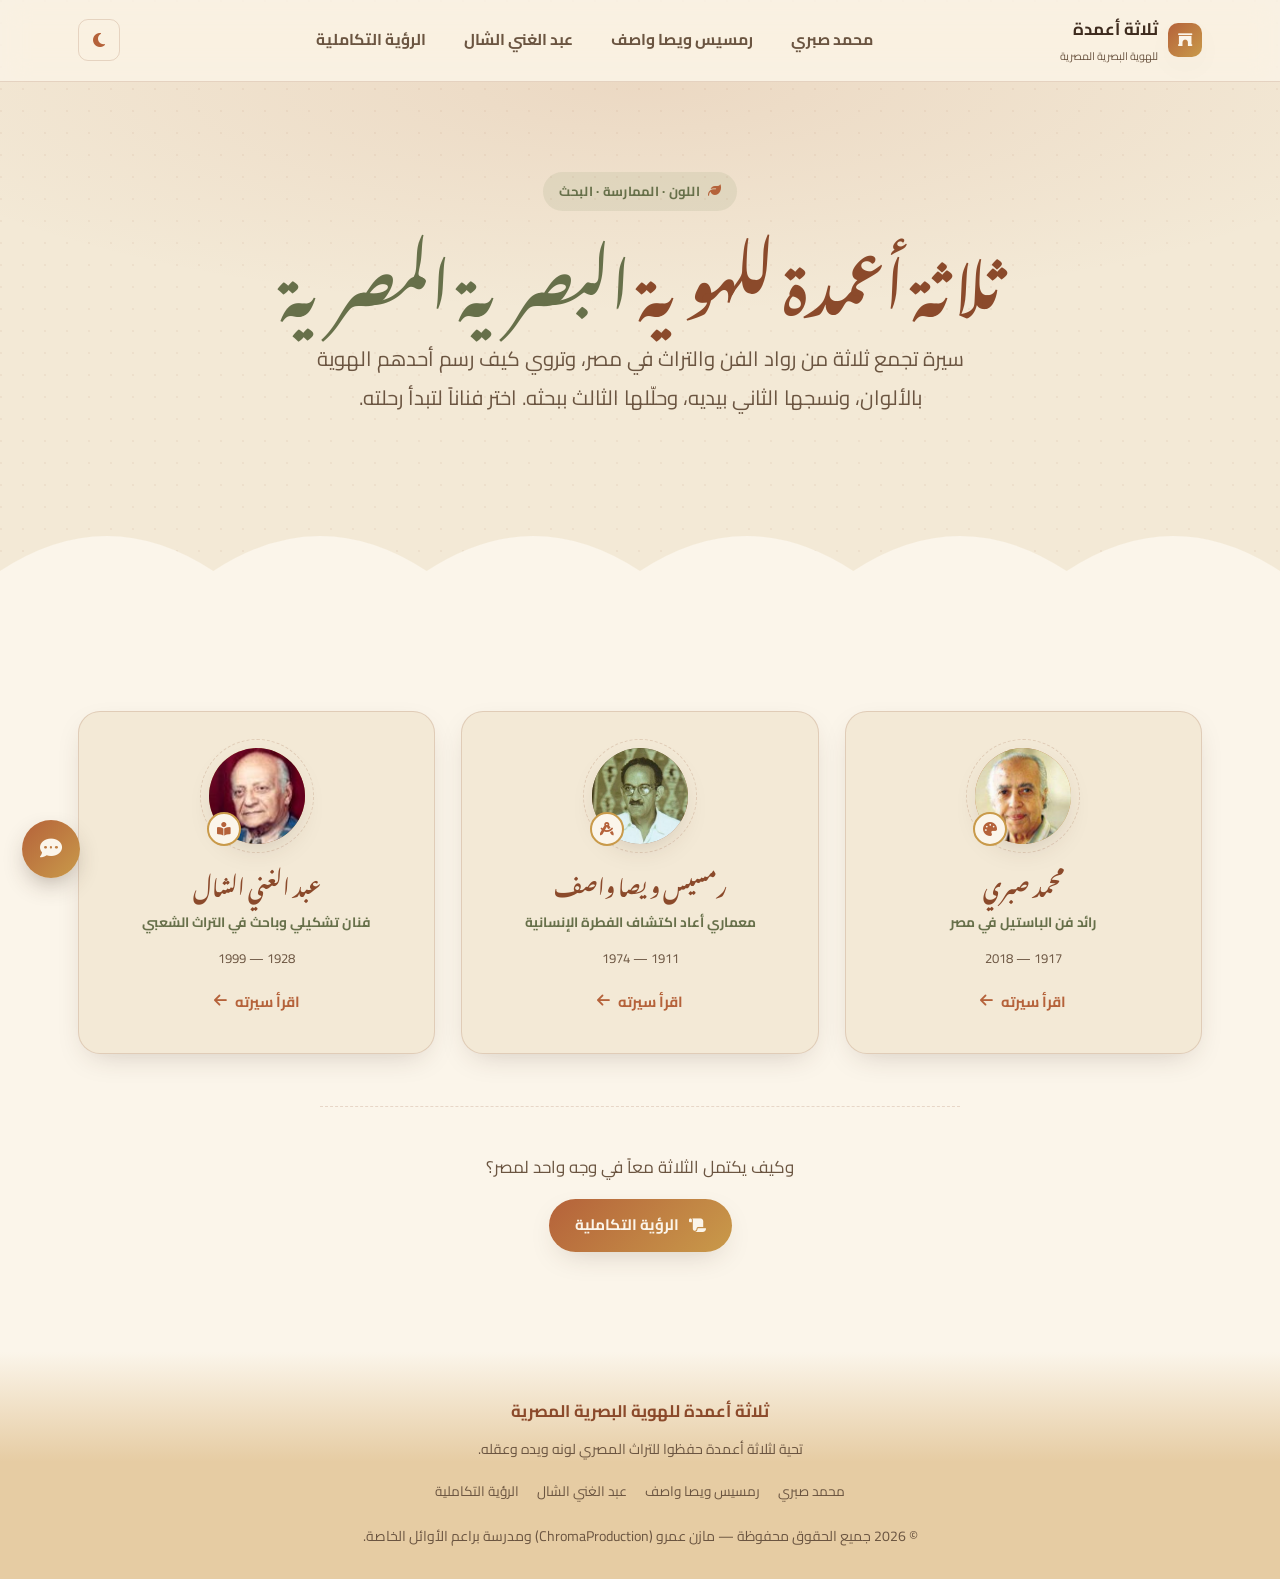
<file: index.html>
<!DOCTYPE html>
<html lang="ar" dir="rtl">
<head>
<meta charset="UTF-8">
<meta name="viewport" content="width=device-width, initial-scale=1.0">
<script>(function(){try{var t=localStorage.getItem("site-theme");if(!t){t=window.matchMedia("(prefers-color-scheme: dark)").matches?"dark":"light";}document.documentElement.setAttribute("data-theme",t);}catch(e){}})();</script>
<title>ثلاثة أعمدة للهوية البصرية المصرية</title>
<meta name="description" content="محمد صبري، رمسيس ويصا واصف، وعبد الغني الشال — ثلاثة أعمدة شكّلت وعينا بالهوية البصرية المصرية: اللون، الممارسة، والبحث.">
<link rel="icon" href="data:image/svg+xml,%3Csvg xmlns='http://www.w3.org/2000/svg' viewBox='0 0 100 100'%3E%3Crect width='100' height='100' rx='22' fill='%23B5623A'/%3E%3Cpath d='M25 76 V50 A25 25 0 0 1 75 50 V76' fill='none' stroke='%23F3E9D6' stroke-width='9' stroke-linecap='round'/%3E%3Ccircle cx='50' cy='34' r='5' fill='%23F3E9D6'/%3E%3C/svg%3E">
<link rel="preconnect" href="https://fonts.googleapis.com">
<link rel="preconnect" href="https://fonts.gstatic.com" crossorigin>
<link href="https://fonts.googleapis.com/css2?family=Cairo:wght@300;400;500;600;700;800&family=Noto+Nastaliq+Urdu:wght@400;600;700&display=swap" rel="stylesheet">
<link rel="stylesheet" href="https://cdnjs.cloudflare.com/ajax/libs/font-awesome/6.5.1/css/all.min.css" integrity="sha512-DTOQO9RWCH3ppGqcWaEA1BIZOC6xxalwEsw9c2QQeAIftl+Vegovlnee1c9QX4TctnWMn13TZye+giMm8e2LwA==" crossorigin="anonymous" referrerpolicy="no-referrer">
<link rel="stylesheet" href="style.css">
<!-- Google tag (gtag.js) -->
<script async src="https://www.googletagmanager.com/gtag/js?id=G-VLN03RVQEK"></script>
<script>
  window.dataLayer = window.dataLayer || [];
  function gtag(){dataLayer.push(arguments);}
  gtag("js", new Date());
  gtag("config", "G-VLN03RVQEK");
</script>
</head>
<body style="--pre-footer:var(--cream)">

<div id="thread-progress"></div>

<header id="navbar">
  <div class="nav-inner">
    <a class="brand" href="index.html">
      <span class="brand-mark"><i class="fa-solid fa-archway"></i></span>
      <span>ثلاثة أعمدة<br><small>للهوية البصرية المصرية</small></span>
    </a>
    <nav class="nav-links" id="navLinks">
      <a href="sabry.html">محمد صبري</a>
      <a href="wissa.html">رمسيس ويصا واصف</a>
      <a href="shal.html">عبد الغني الشال</a>
      <a href="vision.html">الرؤية التكاملية</a>
    </nav>
    <button id="theme-toggle" aria-label="تبديل الوضع الداكن" title="الوضع الداكن/الفاتح"><i class="fa-solid fa-moon"></i><i class="fa-solid fa-sun"></i></button>
    <button id="nav-toggle" aria-label="فتح القائمة" aria-expanded="false"><i class="fa-solid fa-bars"></i></button>
  </div>
</header>

<section id="top">
  <div class="hero-inner">
    <span class="eyebrow"><i class="fa-solid fa-leaf"></i> اللون · الممارسة · البحث</span>
    <h1 class="hero-title">ثلاثة أعمدة للهوية <span>البصرية المصرية</span></h1>
    <p class="hero-sub">
      سيرة تجمع ثلاثة من رواد الفن والتراث في مصر، وتروي كيف رسم أحدهم الهوية بالألوان،
      ونسجها الثاني بيديه، وحلّلها الثالث ببحثه. اختر فناناً لتبدأ رحلته.
    </p>
  </div>
  <div class="hero-arch" aria-hidden="true">
    <svg viewBox="0 0 1440 150" preserveAspectRatio="none">
      <path d="M0,150 L0,90 Q120,20 240,90 Q360,20 480,90 Q600,20 720,90 Q840,20 960,90 Q1080,20 1200,90 Q1320,20 1440,90 L1440,150 Z" style="fill:var(--cream)"></path>
    </svg>
  </div>
</section>

<section class="picker">
  <div class="container">
    <div class="picker-grid">
      <a class="picker-card reveal" href="sabry.html">
        <div class="avatar avatar-md avatar-sabry p-icon"><img class="avatar-img" src="img/sabry.jpg" alt="محمد صبري" loading="lazy"><span class="avatar-badge"><i class="fa-solid fa-palette"></i></span></div>
        <h3>محمد صبري</h3>
        <div class="p-role">رائد فن الباستيل في مصر</div>
        <div class="p-dates">1917 — 2018</div>
        <span class="p-cta">اقرأ سيرته <i class="fa-solid fa-arrow-left"></i></span>
      </a>
      <a class="picker-card reveal" href="wissa.html">
        <div class="avatar avatar-md avatar-wissa p-icon"><img class="avatar-img" src="img/wissa.jpg" alt="رمسيس ويصا واصف" loading="lazy"><span class="avatar-badge"><i class="fa-solid fa-compass-drafting"></i></span></div>
        <h3>رمسيس ويصا واصف</h3>
        <div class="p-role">معماري أعاد اكتشاف الفطرة الإنسانية</div>
        <div class="p-dates">1911 — 1974</div>
        <span class="p-cta">اقرأ سيرته <i class="fa-solid fa-arrow-left"></i></span>
      </a>
      <a class="picker-card reveal" href="shal.html">
        <div class="avatar avatar-md avatar-shal p-icon"><img class="avatar-img" src="img/shal.jpg" alt="عبد الغني الشال" loading="lazy"><span class="avatar-badge"><i class="fa-solid fa-book-open-reader"></i></span></div>
        <h3>عبد الغني الشال</h3>
        <div class="p-role">فنان تشكيلي وباحث في التراث الشعبي</div>
        <div class="p-dates">1928 — 1999</div>
        <span class="p-cta">اقرأ سيرته <i class="fa-solid fa-arrow-left"></i></span>
      </a>
    </div>

    <div class="vision-cta reveal">
      <p>وكيف يكتمل الثلاثة معاً في وجه واحد لمصر؟</p>
      <a class="vision-link" href="vision.html"><i class="fa-solid fa-scroll"></i> الرؤية التكاملية</a>
    </div>
  </div>
</section>

<footer>
  <div class="container">
    <div class="f-brand">ثلاثة أعمدة للهوية البصرية المصرية</div>
    <p>تحية لثلاثة أعمدة حفظوا للتراث المصري لونه ويده وعقله.</p>
    <div class="f-links">
      <a href="sabry.html">محمد صبري</a>
      <a href="wissa.html">رمسيس ويصا واصف</a>
      <a href="shal.html">عبد الغني الشال</a>
      <a href="vision.html">الرؤية التكاملية</a>
    </div>
    <p style="margin-top:18px;">© <span id="year"></span> جميع الحقوق محفوظة — مازن عمرو (ChromaProduction) ومدرسة براعم الأوائل الخاصة.</p>
  </div>
</footer>

<script src="main.js"></script>
<button id="faq-toggle" aria-label="اسأل عن الفنانين الثلاثة" aria-expanded="false"><i class="fa-solid fa-comment-dots"></i></button>
<div id="faq-panel" role="dialog" aria-label="اسأل عن الفنانين الثلاثة">
  <div class="faq-head">
    <span><i class="fa-solid fa-wand-magic-sparkles"></i>اسأل عن الفنانين الثلاثة</span>
    <button id="faq-close" aria-label="إغلاق"><i class="fa-solid fa-xmark"></i></button>
  </div>
  <div class="faq-messages" id="faqMessages">
    <div class="faq-bubble faq-bubble-bot"><p>أهلاً! اسألني أي حاجة عن محمد صبري ورمسيس ويصا واصف وعبد الغني الشال.</p></div>
  </div>
  <div class="faq-starters" id="faqStarters"></div>
  <form id="faqForm">
    <input type="text" id="faq-input" placeholder="اكتب سؤالك..." autocomplete="off">
    <button type="submit" id="faq-send" aria-label="إرسال"><i class="fa-solid fa-paper-plane"></i></button>
  </form>
</div>
<script src="bot.js"></script>

</body>
</html>
</file>
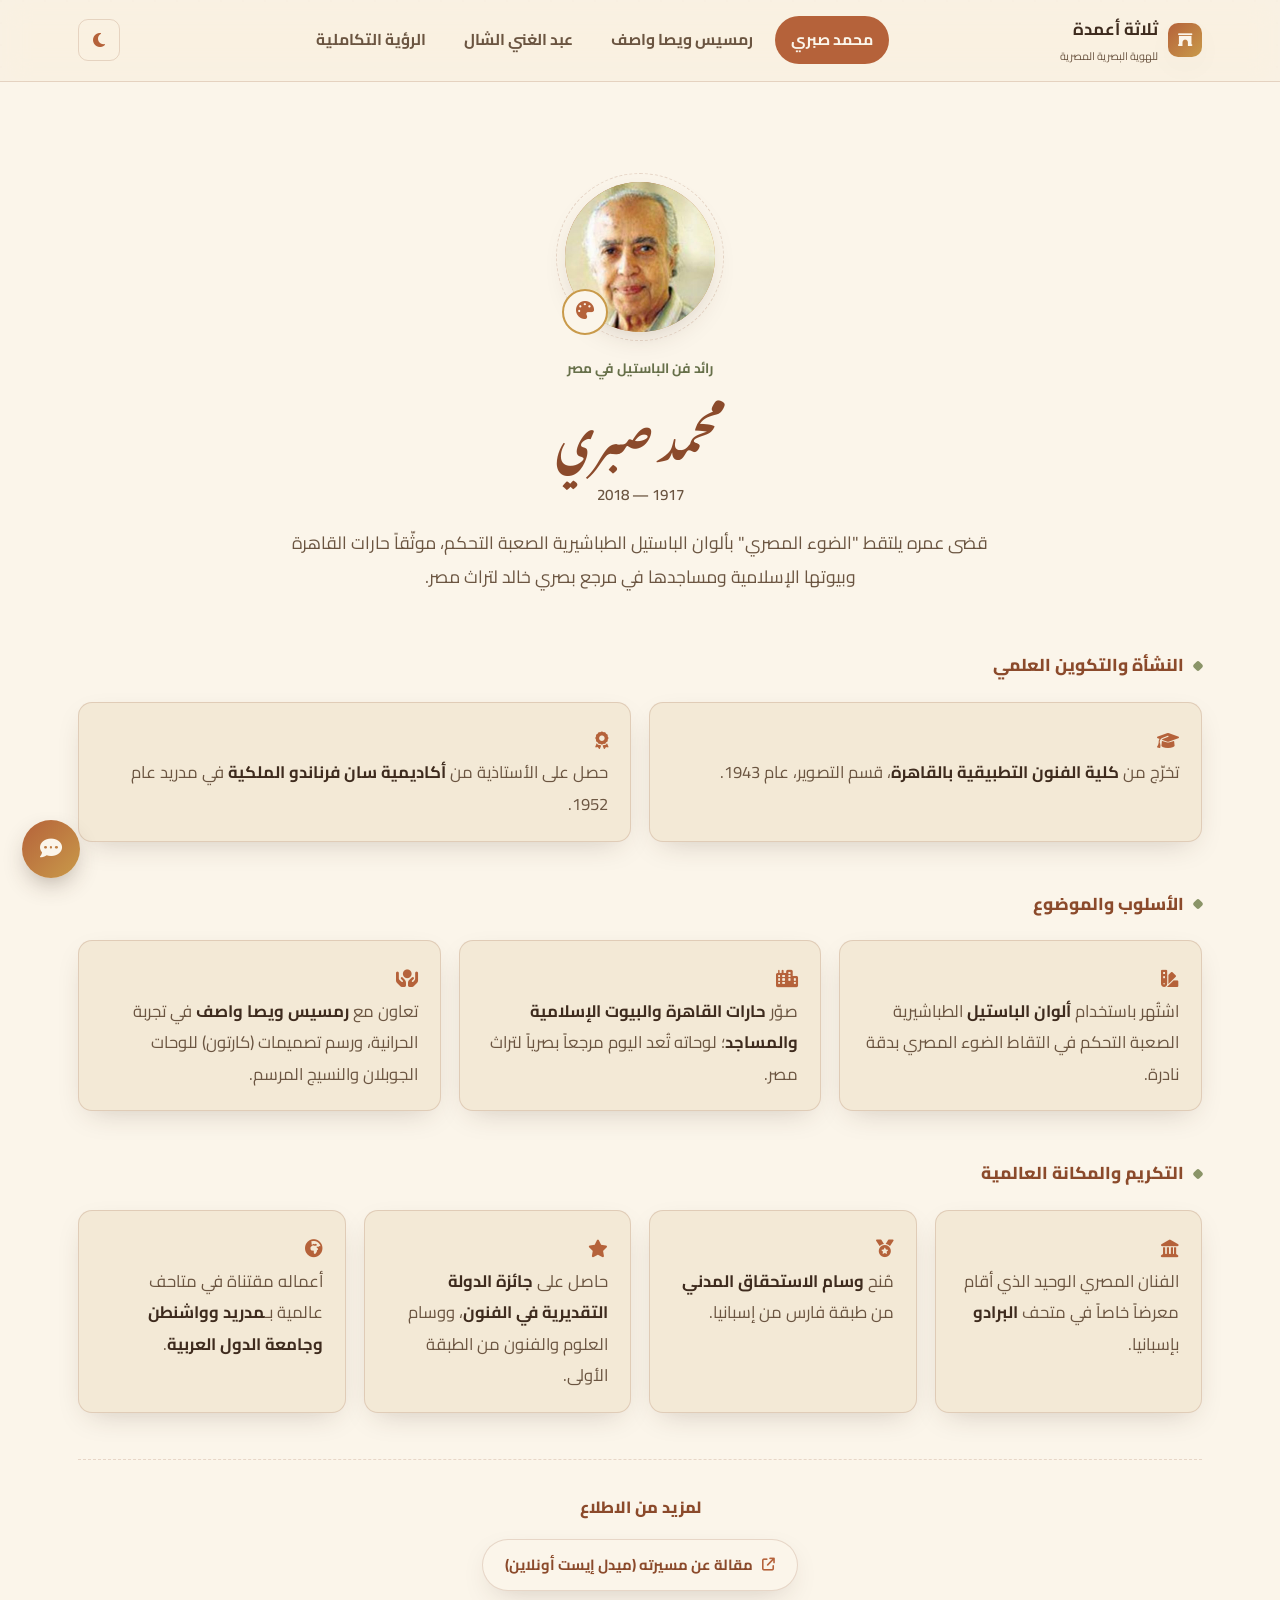
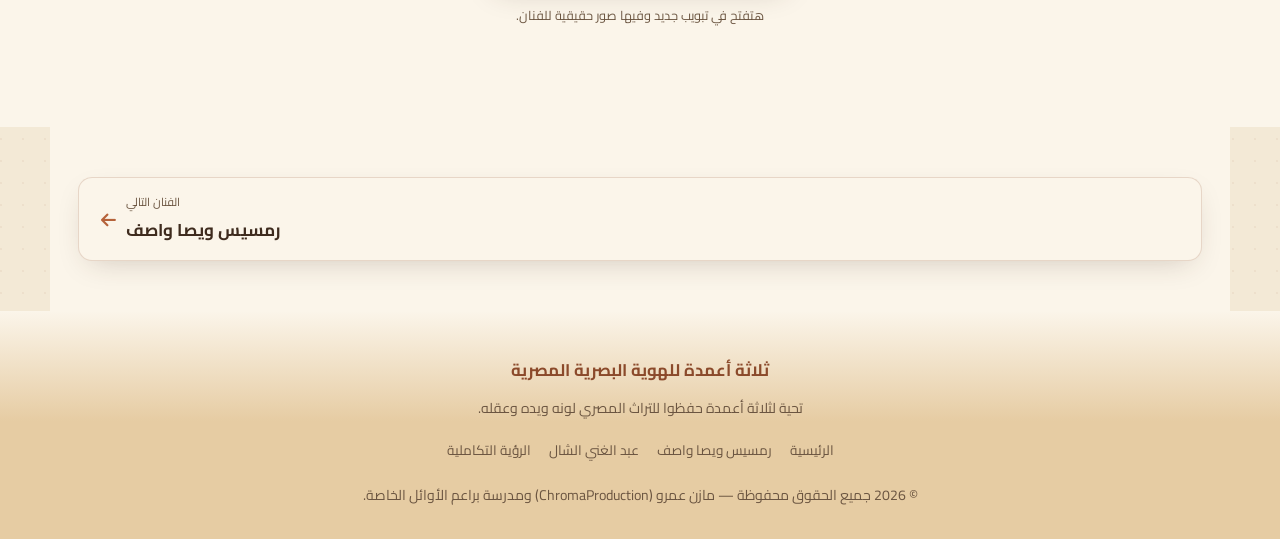
<file: sabry.html>
<!DOCTYPE html>
<html lang="ar" dir="rtl">
<head>
<meta charset="UTF-8">
<meta name="viewport" content="width=device-width, initial-scale=1.0">
<script>(function(){try{var t=localStorage.getItem("site-theme");if(!t){t=window.matchMedia("(prefers-color-scheme: dark)").matches?"dark":"light";}document.documentElement.setAttribute("data-theme",t);}catch(e){}})();</script>
<title>محمد صبري — ثلاثة أعمدة للهوية البصرية المصرية</title>
<meta name="description" content="محمد صبري، رائد فن الباستيل في مصر (1917-2018)، وثّق الضوء المصري وحارات القاهرة في لوحاته.">
<link rel="icon" href="data:image/svg+xml,%3Csvg xmlns='http://www.w3.org/2000/svg' viewBox='0 0 100 100'%3E%3Crect width='100' height='100' rx='22' fill='%23B5623A'/%3E%3Cpath d='M25 76 V50 A25 25 0 0 1 75 50 V76' fill='none' stroke='%23F3E9D6' stroke-width='9' stroke-linecap='round'/%3E%3Ccircle cx='50' cy='34' r='5' fill='%23F3E9D6'/%3E%3C/svg%3E">
<link rel="preconnect" href="https://fonts.googleapis.com">
<link rel="preconnect" href="https://fonts.gstatic.com" crossorigin>
<link href="https://fonts.googleapis.com/css2?family=Cairo:wght@300;400;500;600;700;800&family=Noto+Nastaliq+Urdu:wght@400;600;700&display=swap" rel="stylesheet">
<link rel="stylesheet" href="https://cdnjs.cloudflare.com/ajax/libs/font-awesome/6.5.1/css/all.min.css" integrity="sha512-DTOQO9RWCH3ppGqcWaEA1BIZOC6xxalwEsw9c2QQeAIftl+Vegovlnee1c9QX4TctnWMn13TZye+giMm8e2LwA==" crossorigin="anonymous" referrerpolicy="no-referrer">
<link rel="stylesheet" href="style.css">
<!-- Google tag (gtag.js) -->
<script async src="https://www.googletagmanager.com/gtag/js?id=G-VLN03RVQEK"></script>
<script>
  window.dataLayer = window.dataLayer || [];
  function gtag(){dataLayer.push(arguments);}
  gtag("js", new Date());
  gtag("config", "G-VLN03RVQEK");
</script>
</head>
<body style="--pre-footer:var(--cream)">

<div id="thread-progress"></div>

<header id="navbar">
  <div class="nav-inner">
    <a class="brand" href="index.html">
      <span class="brand-mark"><i class="fa-solid fa-archway"></i></span>
      <span>ثلاثة أعمدة<br><small>للهوية البصرية المصرية</small></span>
    </a>
    <nav class="nav-links" id="navLinks">
      <a href="sabry.html" class="active">محمد صبري</a>
      <a href="wissa.html">رمسيس ويصا واصف</a>
      <a href="shal.html">عبد الغني الشال</a>
      <a href="vision.html">الرؤية التكاملية</a>
    </nav>
    <button id="theme-toggle" aria-label="تبديل الوضع الداكن" title="الوضع الداكن/الفاتح"><i class="fa-solid fa-moon"></i><i class="fa-solid fa-sun"></i></button>
    <button id="nav-toggle" aria-label="فتح القائمة" aria-expanded="false"><i class="fa-solid fa-bars"></i></button>
  </div>
</header>

<section class="section-pad tint-b">
  <div class="container">
    <div class="section-head">
      <div class="avatar avatar-lg avatar-sabry section-icon"><img class="avatar-img" src="img/sabry.jpg" alt="محمد صبري" loading="lazy"><span class="avatar-badge"><i class="fa-solid fa-palette"></i></span></div>
      <div class="section-eyebrow">رائد فن الباستيل في مصر</div>
      <h2 class="section-title">محمد صبري</h2>
      <div class="section-dates">1917 — 2018</div>
      <p class="section-lede">
        قضى عمره يلتقط "الضوء المصري" بألوان الباستيل الطباشيرية الصعبة التحكم،
        موثّقاً حارات القاهرة وبيوتها الإسلامية ومساجدها في مرجع بصري خالد لتراث مصر.
      </p>
    </div>

    <div class="group">
      <div class="group-title">النشأة والتكوين العلمي</div>
      <div class="cards">
        <div class="card reveal"><i class="fa-solid fa-graduation-cap card-ic"></i><p>تخرّج من <strong>كلية الفنون التطبيقية بالقاهرة</strong>، قسم التصوير، عام 1943.</p></div>
        <div class="card reveal"><i class="fa-solid fa-award card-ic"></i><p>حصل على الأستاذية من <strong>أكاديمية سان فرناندو الملكية</strong> في مدريد عام 1952.</p></div>
      </div>
    </div>

    <div class="group">
      <div class="group-title">الأسلوب والموضوع</div>
      <div class="cards">
        <div class="card reveal"><i class="fa-solid fa-swatchbook card-ic"></i><p>اشتُهر باستخدام <strong>ألوان الباستيل</strong> الطباشيرية الصعبة التحكم في التقاط الضوء المصري بدقة نادرة.</p></div>
        <div class="card reveal"><i class="fa-solid fa-city card-ic"></i><p>صوّر <strong>حارات القاهرة والبيوت الإسلامية والمساجد</strong>؛ لوحاته تُعد اليوم مرجعاً بصرياً لتراث مصر.</p></div>
        <div class="card reveal"><i class="fa-solid fa-hands-holding-circle card-ic"></i><p>تعاون مع <strong>رمسيس ويصا واصف</strong> في تجربة الحرانية، ورسم تصميمات (كارتون) للوحات الجوبلان والنسيج المرسم.</p></div>
      </div>
    </div>

    <div class="group">
      <div class="group-title">التكريم والمكانة العالمية</div>
      <div class="cards">
        <div class="card reveal"><i class="fa-solid fa-landmark card-ic"></i><p>الفنان المصري الوحيد الذي أقام معرضاً خاصاً في متحف <strong>البرادو</strong> بإسبانيا.</p></div>
        <div class="card reveal"><i class="fa-solid fa-medal card-ic"></i><p>مُنح <strong>وسام الاستحقاق المدني</strong> من طبقة فارس من إسبانيا.</p></div>
        <div class="card reveal"><i class="fa-solid fa-star card-ic"></i><p>حاصل على <strong>جائزة الدولة التقديرية في الفنون</strong>، ووسام العلوم والفنون من الطبقة الأولى.</p></div>
        <div class="card reveal"><i class="fa-solid fa-earth-africa card-ic"></i><p>أعماله مقتناة في متاحف عالمية بـ<strong>مدريد وواشنطن وجامعة الدول العربية</strong>.</p></div>
      </div>
    </div>

    <div class="more-links reveal">
      <div class="more-title">لمزيد من الاطلاع</div>
      <a class="more-link-chip" href="https://middle-east-online.com/%D9%85%D8%AD%D9%85%D8%AF-%D8%B5%D8%A8%D8%B1%D9%8A-%D9%85%D9%84%D9%83-%D8%A7%D9%84%D8%A8%D8%A7%D8%B3%D8%AA%D9%8A%D9%84" target="_blank" rel="noopener noreferrer">
        <i class="fa-solid fa-arrow-up-right-from-square"></i> مقالة عن مسيرته (ميدل إيست أونلاين)
      </a>
      <p class="more-note">هتفتح في تبويب جديد وفيها صور حقيقية للفنان.</p>
    </div>
  </div>
</section>

<div class="container tint-b">
  <div class="page-nav">
    <a class="next" href="wissa.html">
      <div><small>الفنان التالي</small>رمسيس ويصا واصف</div>
      <i class="fa-solid fa-arrow-left"></i>
    </a>
  </div>
</div>

<footer>
  <div class="container">
    <div class="f-brand">ثلاثة أعمدة للهوية البصرية المصرية</div>
    <p>تحية لثلاثة أعمدة حفظوا للتراث المصري لونه ويده وعقله.</p>
    <div class="f-links">
      <a href="index.html">الرئيسية</a>
      <a href="wissa.html">رمسيس ويصا واصف</a>
      <a href="shal.html">عبد الغني الشال</a>
      <a href="vision.html">الرؤية التكاملية</a>
    </div>
    <p style="margin-top:18px;">© <span id="year"></span> جميع الحقوق محفوظة — مازن عمرو (ChromaProduction) ومدرسة براعم الأوائل الخاصة.</p>
  </div>
</footer>

<script src="main.js"></script>
<button id="faq-toggle" aria-label="اسأل عن الفنانين الثلاثة" aria-expanded="false"><i class="fa-solid fa-comment-dots"></i></button>
<div id="faq-panel" role="dialog" aria-label="اسأل عن الفنانين الثلاثة">
  <div class="faq-head">
    <span><i class="fa-solid fa-wand-magic-sparkles"></i>اسأل عن الفنانين الثلاثة</span>
    <button id="faq-close" aria-label="إغلاق"><i class="fa-solid fa-xmark"></i></button>
  </div>
  <div class="faq-messages" id="faqMessages">
    <div class="faq-bubble faq-bubble-bot"><p>أهلاً! اسألني أي حاجة عن محمد صبري ورمسيس ويصا واصف وعبد الغني الشال.</p></div>
  </div>
  <div class="faq-starters" id="faqStarters"></div>
  <form id="faqForm">
    <input type="text" id="faq-input" placeholder="اكتب سؤالك..." autocomplete="off">
    <button type="submit" id="faq-send" aria-label="إرسال"><i class="fa-solid fa-paper-plane"></i></button>
  </form>
</div>
<script src="bot.js"></script>

</body>
</html>
</file>
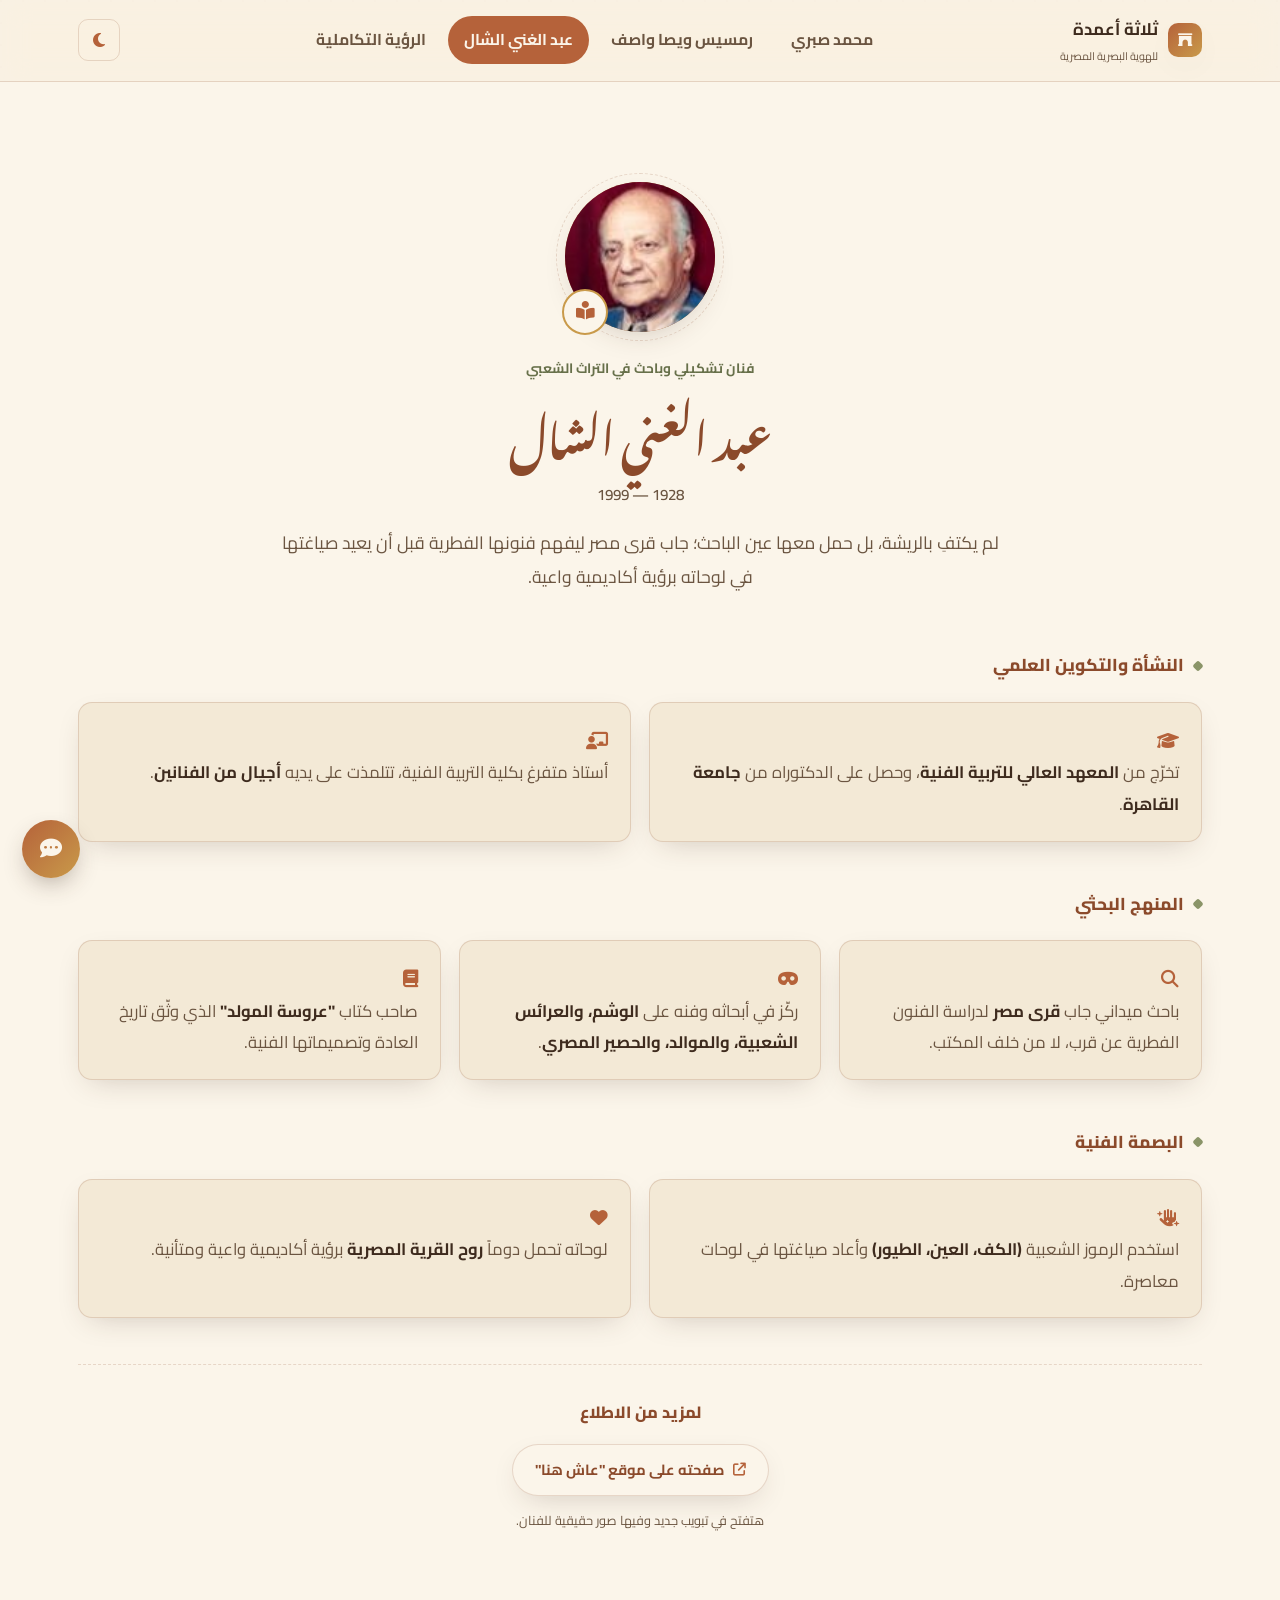
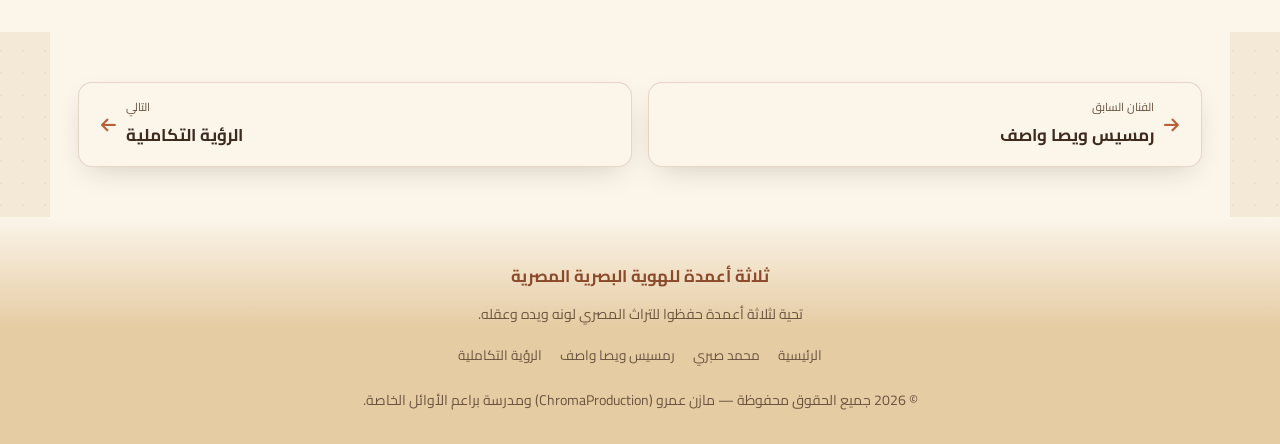
<file: shal.html>
<!DOCTYPE html>
<html lang="ar" dir="rtl">
<head>
<meta charset="UTF-8">
<meta name="viewport" content="width=device-width, initial-scale=1.0">
<script>(function(){try{var t=localStorage.getItem("site-theme");if(!t){t=window.matchMedia("(prefers-color-scheme: dark)").matches?"dark":"light";}document.documentElement.setAttribute("data-theme",t);}catch(e){}})();</script>
<title>عبد الغني الشال — ثلاثة أعمدة للهوية البصرية المصرية</title>
<meta name="description" content="عبد الغني الشال (1928-1999)، الفنان والباحث الذي وثّق الفنون الفطرية والتراث الشعبي المصري.">
<link rel="icon" href="data:image/svg+xml,%3Csvg xmlns='http://www.w3.org/2000/svg' viewBox='0 0 100 100'%3E%3Crect width='100' height='100' rx='22' fill='%23B5623A'/%3E%3Cpath d='M25 76 V50 A25 25 0 0 1 75 50 V76' fill='none' stroke='%23F3E9D6' stroke-width='9' stroke-linecap='round'/%3E%3Ccircle cx='50' cy='34' r='5' fill='%23F3E9D6'/%3E%3C/svg%3E">
<link rel="preconnect" href="https://fonts.googleapis.com">
<link rel="preconnect" href="https://fonts.gstatic.com" crossorigin>
<link href="https://fonts.googleapis.com/css2?family=Cairo:wght@300;400;500;600;700;800&family=Noto+Nastaliq+Urdu:wght@400;600;700&display=swap" rel="stylesheet">
<link rel="stylesheet" href="https://cdnjs.cloudflare.com/ajax/libs/font-awesome/6.5.1/css/all.min.css" integrity="sha512-DTOQO9RWCH3ppGqcWaEA1BIZOC6xxalwEsw9c2QQeAIftl+Vegovlnee1c9QX4TctnWMn13TZye+giMm8e2LwA==" crossorigin="anonymous" referrerpolicy="no-referrer">
<link rel="stylesheet" href="style.css">
<!-- Google tag (gtag.js) -->
<script async src="https://www.googletagmanager.com/gtag/js?id=G-VLN03RVQEK"></script>
<script>
  window.dataLayer = window.dataLayer || [];
  function gtag(){dataLayer.push(arguments);}
  gtag("js", new Date());
  gtag("config", "G-VLN03RVQEK");
</script>
</head>
<body style="--pre-footer:var(--cream)">

<div id="thread-progress"></div>

<header id="navbar">
  <div class="nav-inner">
    <a class="brand" href="index.html">
      <span class="brand-mark"><i class="fa-solid fa-archway"></i></span>
      <span>ثلاثة أعمدة<br><small>للهوية البصرية المصرية</small></span>
    </a>
    <nav class="nav-links" id="navLinks">
      <a href="sabry.html">محمد صبري</a>
      <a href="wissa.html">رمسيس ويصا واصف</a>
      <a href="shal.html" class="active">عبد الغني الشال</a>
      <a href="vision.html">الرؤية التكاملية</a>
    </nav>
    <button id="theme-toggle" aria-label="تبديل الوضع الداكن" title="الوضع الداكن/الفاتح"><i class="fa-solid fa-moon"></i><i class="fa-solid fa-sun"></i></button>
    <button id="nav-toggle" aria-label="فتح القائمة" aria-expanded="false"><i class="fa-solid fa-bars"></i></button>
  </div>
</header>

<section class="section-pad tint-b">
  <div class="container">
    <div class="section-head">
      <div class="avatar avatar-lg avatar-shal section-icon"><img class="avatar-img" src="img/shal.jpg" alt="عبد الغني الشال" loading="lazy"><span class="avatar-badge"><i class="fa-solid fa-book-open-reader"></i></span></div>
      <div class="section-eyebrow">فنان تشكيلي وباحث في التراث الشعبي</div>
      <h2 class="section-title">عبد الغني الشال</h2>
      <div class="section-dates">1928 — 1999</div>
      <p class="section-lede">
        لم يكتفِ بالريشة، بل حمل معها عين الباحث؛ جاب قرى مصر ليفهم فنونها الفطرية
        قبل أن يعيد صياغتها في لوحاته برؤية أكاديمية واعية.
      </p>
    </div>

    <div class="group">
      <div class="group-title">النشأة والتكوين العلمي</div>
      <div class="cards">
        <div class="card reveal"><i class="fa-solid fa-graduation-cap card-ic"></i><p>تخرّج من <strong>المعهد العالي للتربية الفنية</strong>، وحصل على الدكتوراه من <strong>جامعة القاهرة</strong>.</p></div>
        <div class="card reveal"><i class="fa-solid fa-chalkboard-user card-ic"></i><p>أستاذ متفرغ بكلية التربية الفنية، تتلمذت على يديه <strong>أجيال من الفنانين</strong>.</p></div>
      </div>
    </div>

    <div class="group">
      <div class="group-title">المنهج البحثي</div>
      <div class="cards">
        <div class="card reveal"><i class="fa-solid fa-magnifying-glass card-ic"></i><p>باحث ميداني جاب <strong>قرى مصر</strong> لدراسة الفنون الفطرية عن قرب، لا من خلف المكتب.</p></div>
        <div class="card reveal"><i class="fa-solid fa-mask card-ic"></i><p>ركّز في أبحاثه وفنه على <strong>الوشم، والعرائس الشعبية، والموالد، والحصير المصري</strong>.</p></div>
        <div class="card reveal"><i class="fa-solid fa-book card-ic"></i><p>صاحب كتاب <strong>"عروسة المولد"</strong> الذي وثّق تاريخ العادة وتصميماتها الفنية.</p></div>
      </div>
    </div>

    <div class="group">
      <div class="group-title">البصمة الفنية</div>
      <div class="cards">
        <div class="card reveal"><i class="fa-solid fa-hand-sparkles card-ic"></i><p>استخدم الرموز الشعبية <strong>(الكف، العين، الطيور)</strong> وأعاد صياغتها في لوحات معاصرة.</p></div>
        <div class="card reveal"><i class="fa-solid fa-heart card-ic"></i><p>لوحاته تحمل دوماً <strong>روح القرية المصرية</strong> برؤية أكاديمية واعية ومتأنية.</p></div>
      </div>
    </div>

    <div class="more-links reveal">
      <div class="more-title">لمزيد من الاطلاع</div>
      <a class="more-link-chip" href="https://www.livedhere.gov.eg/about.aspx?id=5934" target="_blank" rel="noopener noreferrer">
        <i class="fa-solid fa-arrow-up-right-from-square"></i> صفحته على موقع "عاش هنا"
      </a>
      <p class="more-note">هتفتح في تبويب جديد وفيها صور حقيقية للفنان.</p>
    </div>
  </div>
</section>

<div class="container tint-b">
  <div class="page-nav">
    <a class="prev" href="wissa.html">
      <i class="fa-solid fa-arrow-right"></i>
      <div><small>الفنان السابق</small>رمسيس ويصا واصف</div>
    </a>
    <a class="next" href="vision.html">
      <div><small>التالي</small>الرؤية التكاملية</div>
      <i class="fa-solid fa-arrow-left"></i>
    </a>
  </div>
</div>

<footer>
  <div class="container">
    <div class="f-brand">ثلاثة أعمدة للهوية البصرية المصرية</div>
    <p>تحية لثلاثة أعمدة حفظوا للتراث المصري لونه ويده وعقله.</p>
    <div class="f-links">
      <a href="index.html">الرئيسية</a>
      <a href="sabry.html">محمد صبري</a>
      <a href="wissa.html">رمسيس ويصا واصف</a>
      <a href="vision.html">الرؤية التكاملية</a>
    </div>
    <p style="margin-top:18px;">© <span id="year"></span> جميع الحقوق محفوظة — مازن عمرو (ChromaProduction) ومدرسة براعم الأوائل الخاصة.</p>
  </div>
</footer>

<script src="main.js"></script>
<button id="faq-toggle" aria-label="اسأل عن الفنانين الثلاثة" aria-expanded="false"><i class="fa-solid fa-comment-dots"></i></button>
<div id="faq-panel" role="dialog" aria-label="اسأل عن الفنانين الثلاثة">
  <div class="faq-head">
    <span><i class="fa-solid fa-wand-magic-sparkles"></i>اسأل عن الفنانين الثلاثة</span>
    <button id="faq-close" aria-label="إغلاق"><i class="fa-solid fa-xmark"></i></button>
  </div>
  <div class="faq-messages" id="faqMessages">
    <div class="faq-bubble faq-bubble-bot"><p>أهلاً! اسألني أي حاجة عن محمد صبري ورمسيس ويصا واصف وعبد الغني الشال.</p></div>
  </div>
  <div class="faq-starters" id="faqStarters"></div>
  <form id="faqForm">
    <input type="text" id="faq-input" placeholder="اكتب سؤالك..." autocomplete="off">
    <button type="submit" id="faq-send" aria-label="إرسال"><i class="fa-solid fa-paper-plane"></i></button>
  </form>
</div>
<script src="bot.js"></script>

</body>
</html>
</file>
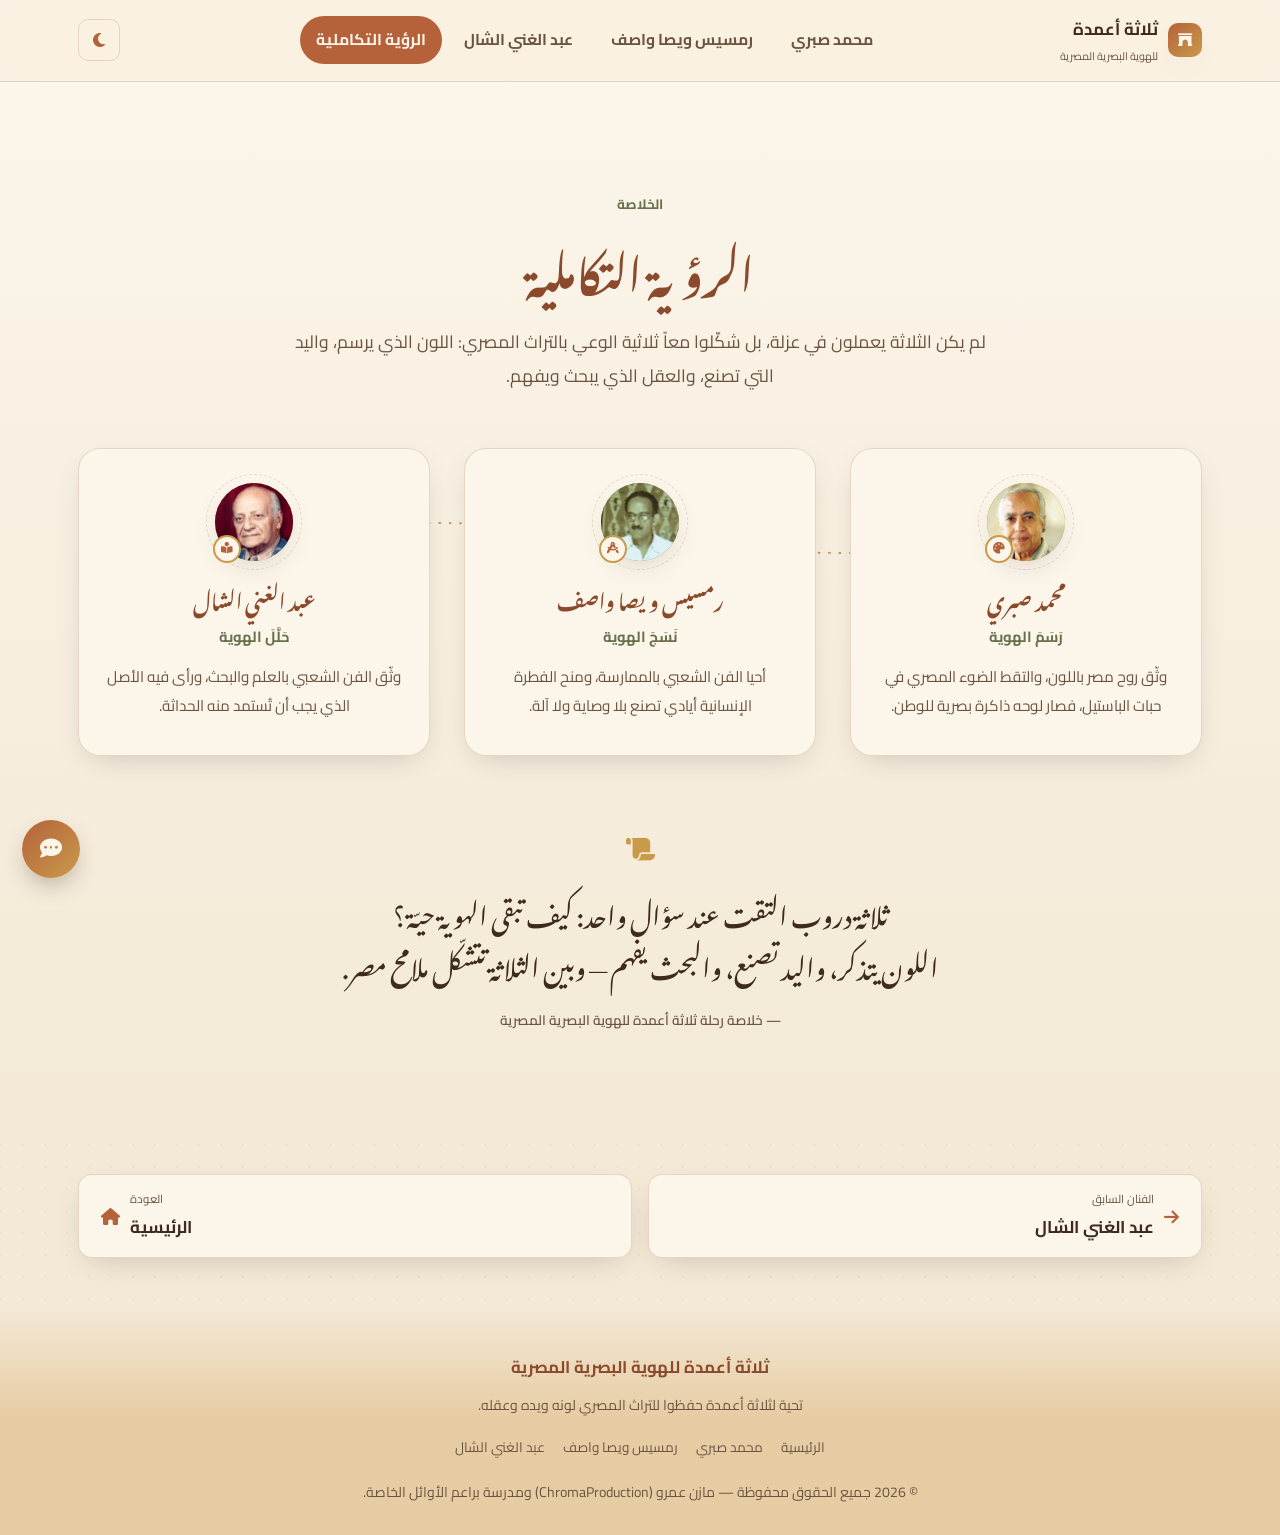
<file: vision.html>
<!DOCTYPE html>
<html lang="ar" dir="rtl">
<head>
<meta charset="UTF-8">
<meta name="viewport" content="width=device-width, initial-scale=1.0">
<script>(function(){try{var t=localStorage.getItem("site-theme");if(!t){t=window.matchMedia("(prefers-color-scheme: dark)").matches?"dark":"light";}document.documentElement.setAttribute("data-theme",t);}catch(e){}})();</script>
<title>الرؤية التكاملية — ثلاثة أعمدة للهوية البصرية المصرية</title>
<meta name="description" content="كيف تكامل محمد صبري ورمسيس ويصا واصف وعبد الغني الشال في ثلاثية اللون والممارسة والبحث.">
<link rel="icon" href="data:image/svg+xml,%3Csvg xmlns='http://www.w3.org/2000/svg' viewBox='0 0 100 100'%3E%3Crect width='100' height='100' rx='22' fill='%23B5623A'/%3E%3Cpath d='M25 76 V50 A25 25 0 0 1 75 50 V76' fill='none' stroke='%23F3E9D6' stroke-width='9' stroke-linecap='round'/%3E%3Ccircle cx='50' cy='34' r='5' fill='%23F3E9D6'/%3E%3C/svg%3E">
<link rel="preconnect" href="https://fonts.googleapis.com">
<link rel="preconnect" href="https://fonts.gstatic.com" crossorigin>
<link href="https://fonts.googleapis.com/css2?family=Cairo:wght@300;400;500;600;700;800&family=Noto+Nastaliq+Urdu:wght@400;600;700&display=swap" rel="stylesheet">
<link rel="stylesheet" href="https://cdnjs.cloudflare.com/ajax/libs/font-awesome/6.5.1/css/all.min.css" integrity="sha512-DTOQO9RWCH3ppGqcWaEA1BIZOC6xxalwEsw9c2QQeAIftl+Vegovlnee1c9QX4TctnWMn13TZye+giMm8e2LwA==" crossorigin="anonymous" referrerpolicy="no-referrer">
<link rel="stylesheet" href="style.css">
<!-- Google tag (gtag.js) -->
<script async src="https://www.googletagmanager.com/gtag/js?id=G-VLN03RVQEK"></script>
<script>
  window.dataLayer = window.dataLayer || [];
  function gtag(){dataLayer.push(arguments);}
  gtag("js", new Date());
  gtag("config", "G-VLN03RVQEK");
</script>
</head>
<body style="--pre-footer:var(--beige)">

<div id="thread-progress"></div>

<header id="navbar">
  <div class="nav-inner">
    <a class="brand" href="index.html">
      <span class="brand-mark"><i class="fa-solid fa-archway"></i></span>
      <span>ثلاثة أعمدة<br><small>للهوية البصرية المصرية</small></span>
    </a>
    <nav class="nav-links" id="navLinks">
      <a href="sabry.html">محمد صبري</a>
      <a href="wissa.html">رمسيس ويصا واصف</a>
      <a href="shal.html">عبد الغني الشال</a>
      <a href="vision.html" class="active">الرؤية التكاملية</a>
    </nav>
    <button id="theme-toggle" aria-label="تبديل الوضع الداكن" title="الوضع الداكن/الفاتح"><i class="fa-solid fa-moon"></i><i class="fa-solid fa-sun"></i></button>
    <button id="nav-toggle" aria-label="فتح القائمة" aria-expanded="false"><i class="fa-solid fa-bars"></i></button>
  </div>
</header>

<section id="vision-hero">
  <div class="container">
    <div class="section-head">
      <div class="section-eyebrow">الخلاصة</div>
      <h2 class="section-title">الرؤية التكاملية</h2>
      <p class="section-lede">
        لم يكن الثلاثة يعملون في عزلة، بل شكّلوا معاً ثلاثية الوعي بالتراث المصري:
        اللون الذي يرسم، واليد التي تصنع، والعقل الذي يبحث ويفهم.
      </p>
    </div>

    <div class="vision-grid">
      <svg class="thread-svg" viewBox="0 0 1200 40" preserveAspectRatio="none" aria-hidden="true">
        <path d="M100,20 Q400,-10 600,20 T1100,20" fill="none" stroke="#C99A4A" stroke-width="2" stroke-dasharray="1 10" stroke-linecap="round"/>
      </svg>

      <a class="vision-col reveal" href="sabry.html">
        <div class="avatar avatar-sm avatar-sabry v-icon"><img class="avatar-img" src="img/sabry.jpg" alt="محمد صبري" loading="lazy"><span class="avatar-badge"><i class="fa-solid fa-palette"></i></span></div>
        <h3>محمد صبري</h3>
        <div class="v-role">رَسَمَ الهوية</div>
        <p>وثّق روح مصر باللون، والتقط الضوء المصري في حبات الباستيل، فصار لوحه ذاكرة بصرية للوطن.</p>
      </a>
      <a class="vision-col reveal" href="wissa.html">
        <div class="avatar avatar-sm avatar-wissa v-icon"><img class="avatar-img" src="img/wissa.jpg" alt="رمسيس ويصا واصف" loading="lazy"><span class="avatar-badge"><i class="fa-solid fa-compass-drafting"></i></span></div>
        <h3>رمسيس ويصا واصف</h3>
        <div class="v-role">نَسَجَ الهوية</div>
        <p>أحيا الفن الشعبي بالممارسة، ومنح الفطرة الإنسانية أيادي تصنع بلا وصاية ولا آلة.</p>
      </a>
      <a class="vision-col reveal" href="shal.html">
        <div class="avatar avatar-sm avatar-shal v-icon"><img class="avatar-img" src="img/shal.jpg" alt="عبد الغني الشال" loading="lazy"><span class="avatar-badge"><i class="fa-solid fa-book-open-reader"></i></span></div>
        <h3>عبد الغني الشال</h3>
        <div class="v-role">حَلَّلَ الهوية</div>
        <p>وثّق الفن الشعبي بالعلم والبحث، ورأى فيه الأصل الذي يجب أن تُستمد منه الحداثة.</p>
      </a>
    </div>

    <div class="closing-reflection reveal">
      <span class="flourish"><i class="fa-solid fa-scroll"></i></span>
      <p>
        ثلاثة دروب التقت عند سؤال واحد: كيف تبقى الهوية حيّة؟<br>
        اللون يتذكر، واليد تصنع، والبحث يفهم — وبين الثلاثة تتشكّل ملامح مصر.
      </p>
      <div class="sig">— خلاصة رحلة ثلاثة أعمدة للهوية البصرية المصرية</div>
    </div>
  </div>
</section>

<div class="container">
  <div class="page-nav">
    <a class="prev" href="shal.html">
      <i class="fa-solid fa-arrow-right"></i>
      <div><small>الفنان السابق</small>عبد الغني الشال</div>
    </a>
    <a class="next" href="index.html">
      <div><small>العودة</small>الرئيسية</div>
      <i class="fa-solid fa-house"></i>
    </a>
  </div>
</div>

<footer>
  <div class="container">
    <div class="f-brand">ثلاثة أعمدة للهوية البصرية المصرية</div>
    <p>تحية لثلاثة أعمدة حفظوا للتراث المصري لونه ويده وعقله.</p>
    <div class="f-links">
      <a href="index.html">الرئيسية</a>
      <a href="sabry.html">محمد صبري</a>
      <a href="wissa.html">رمسيس ويصا واصف</a>
      <a href="shal.html">عبد الغني الشال</a>
    </div>
    <p style="margin-top:18px;">© <span id="year"></span> جميع الحقوق محفوظة — مازن عمرو (ChromaProduction) ومدرسة براعم الأوائل الخاصة.</p>
  </div>
</footer>

<script src="main.js"></script>
<button id="faq-toggle" aria-label="اسأل عن الفنانين الثلاثة" aria-expanded="false"><i class="fa-solid fa-comment-dots"></i></button>
<div id="faq-panel" role="dialog" aria-label="اسأل عن الفنانين الثلاثة">
  <div class="faq-head">
    <span><i class="fa-solid fa-wand-magic-sparkles"></i>اسأل عن الفنانين الثلاثة</span>
    <button id="faq-close" aria-label="إغلاق"><i class="fa-solid fa-xmark"></i></button>
  </div>
  <div class="faq-messages" id="faqMessages">
    <div class="faq-bubble faq-bubble-bot"><p>أهلاً! اسألني أي حاجة عن محمد صبري ورمسيس ويصا واصف وعبد الغني الشال.</p></div>
  </div>
  <div class="faq-starters" id="faqStarters"></div>
  <form id="faqForm">
    <input type="text" id="faq-input" placeholder="اكتب سؤالك..." autocomplete="off">
    <button type="submit" id="faq-send" aria-label="إرسال"><i class="fa-solid fa-paper-plane"></i></button>
  </form>
</div>
<script src="bot.js"></script>

</body>
</html>
</file>
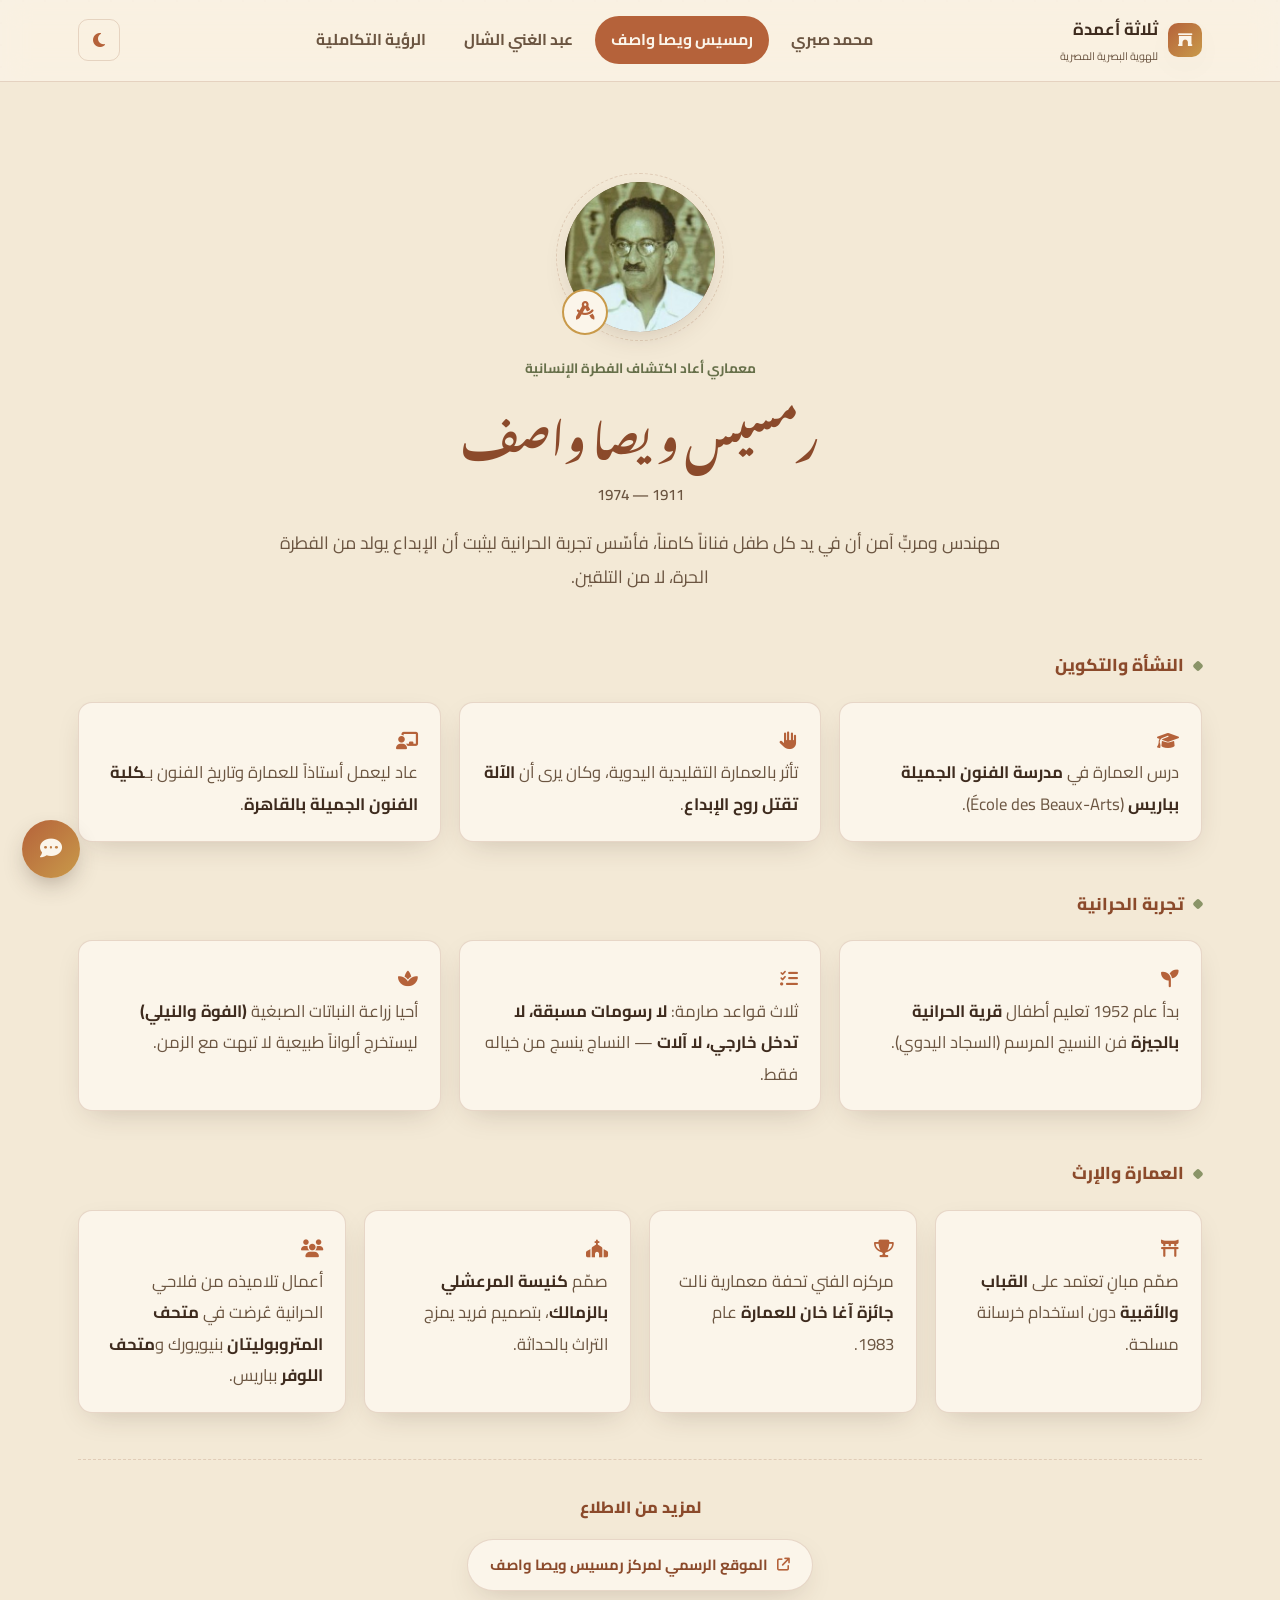
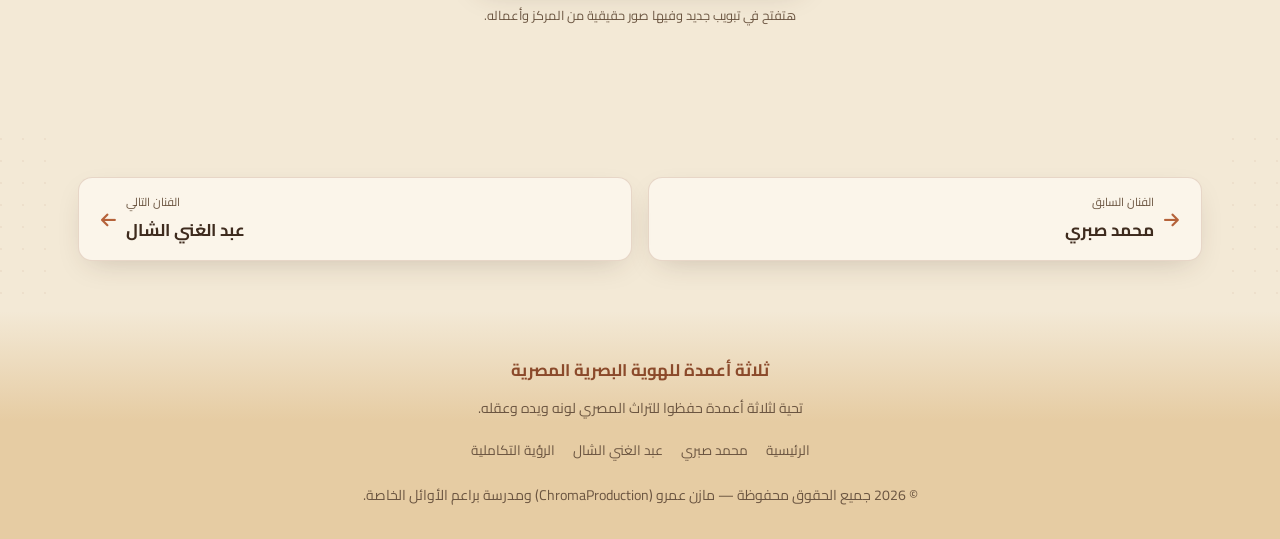
<file: wissa.html>
<!DOCTYPE html>
<html lang="ar" dir="rtl">
<head>
<meta charset="UTF-8">
<meta name="viewport" content="width=device-width, initial-scale=1.0">
<script>(function(){try{var t=localStorage.getItem("site-theme");if(!t){t=window.matchMedia("(prefers-color-scheme: dark)").matches?"dark":"light";}document.documentElement.setAttribute("data-theme",t);}catch(e){}})();</script>
<title>رمسيس ويصا واصف — ثلاثة أعمدة للهوية البصرية المصرية</title>
<meta name="description" content="رمسيس ويصا واصف (1911-1974)، المعماري الذي أسّس تجربة الحرانية وأحيا النسيج اليدوي المصري.">
<link rel="icon" href="data:image/svg+xml,%3Csvg xmlns='http://www.w3.org/2000/svg' viewBox='0 0 100 100'%3E%3Crect width='100' height='100' rx='22' fill='%23B5623A'/%3E%3Cpath d='M25 76 V50 A25 25 0 0 1 75 50 V76' fill='none' stroke='%23F3E9D6' stroke-width='9' stroke-linecap='round'/%3E%3Ccircle cx='50' cy='34' r='5' fill='%23F3E9D6'/%3E%3C/svg%3E">
<link rel="preconnect" href="https://fonts.googleapis.com">
<link rel="preconnect" href="https://fonts.gstatic.com" crossorigin>
<link href="https://fonts.googleapis.com/css2?family=Cairo:wght@300;400;500;600;700;800&family=Noto+Nastaliq+Urdu:wght@400;600;700&display=swap" rel="stylesheet">
<link rel="stylesheet" href="https://cdnjs.cloudflare.com/ajax/libs/font-awesome/6.5.1/css/all.min.css" integrity="sha512-DTOQO9RWCH3ppGqcWaEA1BIZOC6xxalwEsw9c2QQeAIftl+Vegovlnee1c9QX4TctnWMn13TZye+giMm8e2LwA==" crossorigin="anonymous" referrerpolicy="no-referrer">
<link rel="stylesheet" href="style.css">
<!-- Google tag (gtag.js) -->
<script async src="https://www.googletagmanager.com/gtag/js?id=G-VLN03RVQEK"></script>
<script>
  window.dataLayer = window.dataLayer || [];
  function gtag(){dataLayer.push(arguments);}
  gtag("js", new Date());
  gtag("config", "G-VLN03RVQEK");
</script>
</head>
<body style="--pre-footer:var(--beige)">

<div id="thread-progress"></div>

<header id="navbar">
  <div class="nav-inner">
    <a class="brand" href="index.html">
      <span class="brand-mark"><i class="fa-solid fa-archway"></i></span>
      <span>ثلاثة أعمدة<br><small>للهوية البصرية المصرية</small></span>
    </a>
    <nav class="nav-links" id="navLinks">
      <a href="sabry.html">محمد صبري</a>
      <a href="wissa.html" class="active">رمسيس ويصا واصف</a>
      <a href="shal.html">عبد الغني الشال</a>
      <a href="vision.html">الرؤية التكاملية</a>
    </nav>
    <button id="theme-toggle" aria-label="تبديل الوضع الداكن" title="الوضع الداكن/الفاتح"><i class="fa-solid fa-moon"></i><i class="fa-solid fa-sun"></i></button>
    <button id="nav-toggle" aria-label="فتح القائمة" aria-expanded="false"><i class="fa-solid fa-bars"></i></button>
  </div>
</header>

<section class="section-pad tint-a">
  <div class="container">
    <div class="section-head">
      <div class="avatar avatar-lg avatar-wissa section-icon"><img class="avatar-img" src="img/wissa.jpg" alt="رمسيس ويصا واصف" loading="lazy"><span class="avatar-badge"><i class="fa-solid fa-compass-drafting"></i></span></div>
      <div class="section-eyebrow">معماري أعاد اكتشاف الفطرة الإنسانية</div>
      <h2 class="section-title">رمسيس ويصا واصف</h2>
      <div class="section-dates">1911 — 1974</div>
      <p class="section-lede">
        مهندس ومربٍّ آمن أن في يد كل طفل فناناً كامناً، فأسّس تجربة الحرانية
        ليثبت أن الإبداع يولد من الفطرة الحرة، لا من التلقين.
      </p>
    </div>

    <div class="group">
      <div class="group-title">النشأة والتكوين</div>
      <div class="cards">
        <div class="card reveal"><i class="fa-solid fa-graduation-cap card-ic"></i><p>درس العمارة في <strong>مدرسة الفنون الجميلة بباريس</strong> (École des Beaux-Arts).</p></div>
        <div class="card reveal"><i class="fa-solid fa-hand card-ic"></i><p>تأثر بالعمارة التقليدية اليدوية، وكان يرى أن <strong>الآلة تقتل روح الإبداع</strong>.</p></div>
        <div class="card reveal"><i class="fa-solid fa-chalkboard-user card-ic"></i><p>عاد ليعمل أستاذاً للعمارة وتاريخ الفنون بـ<strong>كلية الفنون الجميلة بالقاهرة</strong>.</p></div>
      </div>
    </div>

    <div class="group">
      <div class="group-title">تجربة الحرانية</div>
      <div class="cards">
        <div class="card reveal"><i class="fa-solid fa-seedling card-ic"></i><p>بدأ عام 1952 تعليم أطفال <strong>قرية الحرانية بالجيزة</strong> فن النسيج المرسم (السجاد اليدوي).</p></div>
        <div class="card reveal"><i class="fa-solid fa-list-check card-ic"></i><p>ثلاث قواعد صارمة: <strong>لا رسومات مسبقة، لا تدخل خارجي، لا آلات</strong> — النساج ينسج من خياله فقط.</p></div>
        <div class="card reveal"><i class="fa-solid fa-spa card-ic"></i><p>أحيا زراعة النباتات الصبغية <strong>(الفوة والنيلي)</strong> ليستخرج ألواناً طبيعية لا تبهت مع الزمن.</p></div>
      </div>
    </div>

    <div class="group">
      <div class="group-title">العمارة والإرث</div>
      <div class="cards">
        <div class="card reveal"><i class="fa-solid fa-torii-gate card-ic"></i><p>صمّم مبانٍ تعتمد على <strong>القباب والأقبية</strong> دون استخدام خرسانة مسلحة.</p></div>
        <div class="card reveal"><i class="fa-solid fa-trophy card-ic"></i><p>مركزه الفني تحفة معمارية نالت <strong>جائزة آغا خان للعمارة</strong> عام 1983.</p></div>
        <div class="card reveal"><i class="fa-solid fa-church card-ic"></i><p>صمّم <strong>كنيسة المرعشلي بالزمالك</strong>، بتصميم فريد يمزج التراث بالحداثة.</p></div>
        <div class="card reveal"><i class="fa-solid fa-users card-ic"></i><p>أعمال تلاميذه من فلاحي الحرانية عُرضت في <strong>متحف المتروبوليتان</strong> بنيويورك و<strong>متحف اللوفر</strong> بباريس.</p></div>
      </div>
    </div>

    <div class="more-links reveal">
      <div class="more-title">لمزيد من الاطلاع</div>
      <a class="more-link-chip" href="https://www.wissawassef.com/" target="_blank" rel="noopener noreferrer">
        <i class="fa-solid fa-arrow-up-right-from-square"></i> الموقع الرسمي لمركز رمسيس ويصا واصف
      </a>
      <p class="more-note">هتفتح في تبويب جديد وفيها صور حقيقية من المركز وأعماله.</p>
    </div>
  </div>
</section>

<div class="container tint-a">
  <div class="page-nav">
    <a class="prev" href="sabry.html">
      <i class="fa-solid fa-arrow-right"></i>
      <div><small>الفنان السابق</small>محمد صبري</div>
    </a>
    <a class="next" href="shal.html">
      <div><small>الفنان التالي</small>عبد الغني الشال</div>
      <i class="fa-solid fa-arrow-left"></i>
    </a>
  </div>
</div>

<footer>
  <div class="container">
    <div class="f-brand">ثلاثة أعمدة للهوية البصرية المصرية</div>
    <p>تحية لثلاثة أعمدة حفظوا للتراث المصري لونه ويده وعقله.</p>
    <div class="f-links">
      <a href="index.html">الرئيسية</a>
      <a href="sabry.html">محمد صبري</a>
      <a href="shal.html">عبد الغني الشال</a>
      <a href="vision.html">الرؤية التكاملية</a>
    </div>
    <p style="margin-top:18px;">© <span id="year"></span> جميع الحقوق محفوظة — مازن عمرو (ChromaProduction) ومدرسة براعم الأوائل الخاصة.</p>
  </div>
</footer>

<script src="main.js"></script>
<button id="faq-toggle" aria-label="اسأل عن الفنانين الثلاثة" aria-expanded="false"><i class="fa-solid fa-comment-dots"></i></button>
<div id="faq-panel" role="dialog" aria-label="اسأل عن الفنانين الثلاثة">
  <div class="faq-head">
    <span><i class="fa-solid fa-wand-magic-sparkles"></i>اسأل عن الفنانين الثلاثة</span>
    <button id="faq-close" aria-label="إغلاق"><i class="fa-solid fa-xmark"></i></button>
  </div>
  <div class="faq-messages" id="faqMessages">
    <div class="faq-bubble faq-bubble-bot"><p>أهلاً! اسألني أي حاجة عن محمد صبري ورمسيس ويصا واصف وعبد الغني الشال.</p></div>
  </div>
  <div class="faq-starters" id="faqStarters"></div>
  <form id="faqForm">
    <input type="text" id="faq-input" placeholder="اكتب سؤالك..." autocomplete="off">
    <button type="submit" id="faq-send" aria-label="إرسال"><i class="fa-solid fa-paper-plane"></i></button>
  </form>
</div>
<script src="bot.js"></script>

</body>
</html>
</file>
<file: style.css>
/* ===================== Tokens ===================== */
:root{
  --clay:#B5623A;
  --clay-dark:#8B4A2B;
  --clay-soft:#E7B79A;
  --pistachio:#8A9468;
  --pistachio-dark:#67704A;
  --beige:#F3E9D6;
  --cream:#FBF5EA;
  --ink:#3E2B1E;
  --ink-soft:#6B5541;
  --gold:#C99A4A;
  --border-soft:rgba(139,74,43,.18);
  --shadow-soft:0 10px 30px -12px rgba(62,43,30,.25);
  --radius-lg:22px;
  --radius-md:14px;
  --container:1180px;

  /* fixed tokens: stay constant across themes (footer stays a stable dark band) */
  --footer-bg:#3E2B1E;
  --footer-text:#F3E9D6;
  --footer-tone:#E6CCA3;
  --cream-rgb:251,245,234;
}

/* ===================== Dark theme ===================== */
:root[data-theme="dark"]{
  --clay:#DD8B5D;
  --clay-dark:#F0AC81;
  --clay-soft:#5B3A26;
  --pistachio:#AEBB8C;
  --pistachio-dark:#CBD6AC;
  --beige:#221812;
  --cream:#2E2219;
  --ink:#F3E9D6;
  --ink-soft:#C9B79E;
  --gold:#E2B876;
  --border-soft:rgba(243,233,214,.14);
  --shadow-soft:0 12px 30px -12px rgba(0,0,0,.55);
  --cream-rgb:46,34,25;
  --footer-tone:#170E09;
}
:root[data-theme="dark"] body{
  background-image:radial-gradient(circle at 1px 1px, rgba(243,233,214,.05) 1px, transparent 1px);
}

*,*::before,*::after{box-sizing:border-box;}
html{scroll-behavior:smooth;}
@media (prefers-reduced-motion:reduce){
  html{scroll-behavior:auto;}
  *,*::before,*::after{animation-duration:.001ms !important;animation-iteration-count:1 !important;transition-duration:.001ms !important;scroll-behavior:auto !important;}
}
body{
  margin:0;
  background:var(--beige);
  color:var(--ink);
  font-family:'Cairo',sans-serif;
  font-size:17px;
  line-height:1.9;
  -webkit-font-smoothing:antialiased;
}
h1,h2,h3,.display{
  font-family:'Noto Nastaliq Urdu','Cairo',serif;
  font-weight:700;
  margin:0;
  color:var(--ink);
}
p{margin:0;}
a{color:inherit;text-decoration:none;}
ul{margin:0;padding:0;list-style:none;}
img{max-width:100%;display:block;}
.container{max-width:var(--container);margin:0 auto;padding:0 28px;}
section{position:relative;}
::selection{background:var(--clay-soft);color:var(--ink);}
:focus-visible{outline:3px solid var(--gold);outline-offset:3px;border-radius:4px;}

body{
  background-image:radial-gradient(circle at 1px 1px, rgba(139,74,43,.06) 1px, transparent 1px);
  background-size:22px 22px;
}

/* ===================== Scroll thread ===================== */
#thread-progress{
  position:fixed; top:0; right:0; left:0; height:5px; z-index:1100;
  background:repeating-linear-gradient(115deg, rgba(255,255,255,.55) 0 6px, transparent 6px 12px), linear-gradient(90deg,var(--pistachio-dark),var(--gold),var(--clay));
  background-size:100% 100%, 300% 100%;
  transform-origin:right center; transform:scaleX(0);
  transition:transform .12s linear;
}

/* ===================== Navbar ===================== */
#navbar{
  position:sticky; top:0; z-index:1000;
  background:rgba(var(--cream-rgb),.68);
  backdrop-filter:blur(14px) saturate(140%);
  -webkit-backdrop-filter:blur(14px) saturate(140%);
  border-bottom:1px solid var(--border-soft);
}
.nav-inner{display:flex;align-items:center;justify-content:space-between;padding:14px 28px;max-width:var(--container);margin:0 auto;}
.brand{display:flex;align-items:center;gap:10px;font-weight:700;font-size:1.05rem;}
.brand-mark{
  width:34px;height:34px;border-radius:10px;
  background:linear-gradient(135deg,var(--clay),var(--gold));
  display:flex;align-items:center;justify-content:center;color:var(--cream);font-size:.9rem;
  box-shadow:var(--shadow-soft); flex:none;
}
.brand small{display:block;font-weight:400;font-size:.68rem;color:var(--ink-soft);}
.nav-links{display:flex;gap:6px;}
.nav-links a{padding:9px 16px;border-radius:999px;font-size:.98rem;font-weight:700;color:var(--ink-soft);transition:background .25s,color .25s;}
.nav-links a:hover{background:rgba(181,98,58,.1);color:var(--clay-dark);}
.nav-links a.active{background:var(--clay);color:var(--cream);}
#nav-toggle{display:none;background:none;border:1px solid var(--border-soft);border-radius:10px;width:42px;height:42px;font-size:1.1rem;color:var(--ink);cursor:pointer;}
#theme-toggle{
  background:none;border:1px solid var(--border-soft);border-radius:10px;
  width:42px;height:42px;font-size:1rem;color:var(--clay);cursor:pointer;
  display:flex;align-items:center;justify-content:center;margin-inline-start:8px;
  transition:background .25s,transform .25s;flex:none;
}
@media (hover:hover) and (pointer:fine){
  #theme-toggle:hover{background:rgba(181,98,58,.1);transform:rotate(-14deg);}
}
:root[data-theme="dark"] #theme-toggle i.fa-moon{display:none;}
:root:not([data-theme="dark"]) #theme-toggle i.fa-sun{display:none;}

@media (max-width:860px){
  .nav-links{
    position:fixed; inset:64px 0 auto 0; margin:0 12px;
    background:rgba(var(--cream-rgb),.97); backdrop-filter:blur(14px);
    border:1px solid var(--border-soft); border-radius:var(--radius-md);
    flex-direction:column; padding:10px; box-shadow:var(--shadow-soft);
    transform:translateY(-14px); opacity:0; pointer-events:none; transition:.25s ease;
  }
  .nav-links.open{transform:translateY(0);opacity:1;pointer-events:auto;}
  .nav-links a{width:100%;text-align:center;}
  #nav-toggle{display:block;}
}

/* ===================== Hero (home) ===================== */
#top{
  padding:90px 0 0;
  background:radial-gradient(ellipse 90% 60% at 50% 0%, rgba(181,98,58,.12), transparent 70%);
  overflow:hidden;
}
.eyebrow{
  display:inline-flex;align-items:center;gap:8px;font-size:.82rem;font-weight:700;letter-spacing:.02em;
  color:var(--pistachio-dark); background:rgba(138,148,104,.14); padding:7px 16px;border-radius:999px;margin-bottom:22px;
}
.eyebrow i{color:var(--clay);}
.hero-inner{text-align:center;max-width:880px;margin:0 auto;padding:0 28px;}
.hero-title{font-size:clamp(2.3rem,4.8vw + .8rem,3.8rem);line-height:1.4;color:var(--clay-dark);}
.hero-title span{color:var(--pistachio-dark);}
.hero-sub{margin:22px auto 0;max-width:660px;font-size:clamp(1.08rem,1.2vw + .75rem,1.28rem);color:var(--ink-soft);}
.hero-arch{margin-top:64px;height:150px;position:relative;}
.hero-arch svg{position:absolute;bottom:0;width:100%;height:100%;display:block;}

/* ===================== Home artist-picker cards ===================== */
.picker{padding:80px 0 100px;background:var(--cream);}
.picker-grid{display:grid;grid-template-columns:repeat(3,1fr);gap:26px;}
.picker-card{
  display:block; background:var(--beige); border:1px solid var(--border-soft); border-radius:var(--radius-lg);
  padding:36px 26px; text-align:center; box-shadow:var(--shadow-soft);
  transition:transform .3s ease, box-shadow .3s ease, background .3s ease;
}
@media (hover:hover) and (pointer:fine){
  .picker-card:hover{transform:translateY(-6px); background:var(--cream); box-shadow:0 18px 40px -14px rgba(62,43,30,.32);}
}
.picker-card .p-icon{margin:0 auto 20px;}
.picker-card h3{font-size:1.3rem;color:var(--clay-dark);margin-bottom:6px;}
.picker-card .p-role{font-weight:700;font-size:.85rem;color:var(--pistachio-dark);margin-bottom:10px;}
.picker-card .p-dates{font-size:.82rem;color:var(--ink-soft);margin-bottom:14px;}
.picker-card .p-cta{display:inline-flex;align-items:center;gap:8px;font-weight:700;color:var(--clay);font-size:.92rem;}
.picker-card .p-cta i{transition:transform .25s;}
@media (hover:hover) and (pointer:fine){
  .picker-card:hover .p-cta i{transform:translateX(-4px);}
}

.vision-cta{
  max-width:640px;margin:52px auto 0;text-align:center;
  border-top:1px dashed var(--border-soft);padding-top:44px;
}
.vision-cta p{color:var(--ink-soft);margin-bottom:16px;}
.vision-link{
  display:inline-flex;align-items:center;gap:10px;padding:12px 26px;border-radius:999px;
  background:linear-gradient(135deg,var(--clay),var(--gold));color:var(--cream);font-weight:700;font-size:.95rem;
  box-shadow:var(--shadow-soft); transition:transform .25s;
}
@media (hover:hover) and (pointer:fine){
  .vision-link:hover{transform:translateY(-2px);}
}

@media (max-width:860px){.picker-grid{grid-template-columns:1fr;}}

/* ===================== Artist page sections ===================== */
.section-pad{padding:100px 0;}
.section-head{max-width:720px;margin:0 auto 56px;text-align:center;}
.section-icon{margin:0 auto 22px;}
.section-eyebrow{font-size:.85rem;font-weight:700;color:var(--pistachio-dark);margin-bottom:10px;}
.section-title{font-size:clamp(1.9rem,2.4vw + .9rem,2.7rem);color:var(--clay-dark);}
.section-dates{font-family:'Cairo',sans-serif;font-size:.95rem;color:var(--ink-soft);margin-top:8px;font-weight:600;}
.section-lede{margin-top:16px;color:var(--ink-soft);font-size:1.1rem;}

.tint-a{background:var(--beige);}
.tint-b{background:var(--cream);}

.ornament{display:flex;align-items:center;justify-content:center;gap:14px;padding-top:6px;}
.ornament .line{height:1px;width:70px;background:linear-gradient(90deg,transparent,var(--border-soft),transparent);}
.ornament i{color:var(--gold);font-size:.8rem;}

.group{margin-bottom:46px;}
.group:last-child{margin-bottom:0;}
.group-title{display:flex;align-items:center;gap:10px;font-weight:800;font-size:1.08rem;color:var(--clay-dark);margin-bottom:20px;}
.group-title::before{content:'';width:8px;height:8px;border-radius:2px;background:var(--pistachio);transform:rotate(45deg);flex:none;}
.cards{display:grid;grid-template-columns:repeat(auto-fit,minmax(260px,1fr));gap:18px;}
.card{
  background:var(--cream); border:1px solid var(--border-soft); border-radius:var(--radius-md);
  padding:22px 22px 20px; box-shadow:var(--shadow-soft);
  opacity:0; transform:translateY(18px); transition:opacity .6s ease, transform .6s ease;
}
.tint-a .card{background:var(--cream);}
.tint-b .card{background:var(--beige);}
.card.in-view{opacity:1;transform:translateY(0);}
.card i.card-ic{color:var(--clay);font-size:1.1rem;margin-left:8px;}
.card p{color:var(--ink-soft);font-size:1.04rem;}
.card strong{color:var(--ink);}

/* prev/next page nav at bottom of artist pages */
.page-nav{display:flex;justify-content:space-between;gap:16px;padding:50px 0;flex-wrap:wrap;}
.page-nav a{
  display:flex;align-items:center;gap:10px;padding:14px 22px;border-radius:var(--radius-md);
  background:var(--cream);border:1px solid var(--border-soft);box-shadow:var(--shadow-soft);
  font-weight:700;color:var(--ink);transition:transform .25s,background .25s;flex:1 1 220px;
}
@media (hover:hover) and (pointer:fine){
  .page-nav a:hover{background:var(--clay);color:var(--cream);transform:translateY(-3px);}
  .page-nav a:hover i{color:var(--cream);}
}
.page-nav a i{color:var(--clay);transition:color .25s;}
.page-nav .next{justify-content:flex-end;text-align:left;}
.page-nav .prev{justify-content:flex-start;}
.page-nav small{display:block;font-size:.72rem;font-weight:400;color:var(--ink-soft);}

/* ===================== Vision page ===================== */
#vision-hero{background:linear-gradient(180deg,var(--cream),var(--beige));padding:110px 0 90px;}
.vision-grid{display:grid;grid-template-columns:repeat(3,1fr);gap:34px;position:relative;margin-top:20px;}
.thread-svg{position:absolute;top:70px;right:0;left:0;width:100%;height:40px;z-index:0;}
.vision-col{
  position:relative;z-index:1;background:var(--cream);border:1px solid var(--border-soft);border-radius:var(--radius-lg);
  padding:34px 24px;text-align:center;box-shadow:var(--shadow-soft);
}
.vision-col .v-icon{margin:0 auto 18px;}
.vision-col h3{font-size:1.25rem;color:var(--clay-dark);margin-bottom:6px;}
.vision-col .v-role{font-weight:700;color:var(--pistachio-dark);font-size:.92rem;margin-bottom:12px;}
.vision-col p{color:var(--ink-soft);font-size:.95rem;}

.closing-reflection{max-width:760px;margin:70px auto 0;text-align:center;position:relative;}
.closing-reflection .flourish{font-size:1.6rem;color:var(--gold);display:block;margin-bottom:10px;}
.closing-reflection p{
  font-family:'Noto Nastaliq Urdu','Cairo',serif;font-size:clamp(1.25rem,1.6vw + .8rem,1.65rem);line-height:2;color:var(--ink);
}
.closing-reflection .sig{margin-top:18px;font-size:.85rem;color:var(--ink-soft);font-weight:600;}

@media (max-width:860px){
  .vision-grid{grid-template-columns:1fr;gap:22px;}
  .thread-svg{display:none;}
}

/* ===================== Footer ===================== */
footer{background:linear-gradient(180deg, var(--pre-footer, var(--cream)), var(--footer-tone) 110px);color:var(--ink);padding:44px 0 30px;text-align:center;}
footer .f-brand{font-weight:700;font-size:1.05rem;color:var(--clay-dark);margin-bottom:8px;}
footer p{color:var(--ink-soft);font-size:.88rem;}
footer .f-links{margin-top:16px;display:flex;justify-content:center;flex-wrap:wrap;gap:18px;font-size:.85rem;}
footer .f-links a{color:var(--ink-soft);transition:color .2s;}
footer .f-links a:hover{color:var(--clay);}

/* ===================== FAQ Bot Widget ===================== */
#faq-toggle{
  position:fixed; bottom:22px; left:22px; z-index:1200;
  width:58px;height:58px;border-radius:50%;border:none;cursor:pointer;
  background:linear-gradient(135deg,var(--clay),var(--gold));
  color:var(--cream);font-size:1.35rem;
  display:flex;align-items:center;justify-content:center;
  box-shadow:0 10px 26px -8px rgba(62,43,30,.45);
  animation:faqPulse 2.6s ease-in-out infinite;
  transition:transform .35s ease, opacity .35s ease;
}
#faq-toggle.faq-hidden{transform:translateX(-140%); opacity:0; pointer-events:none; animation:none;}
@keyframes faqPulse{
  0%,100%{box-shadow:0 10px 26px -8px rgba(62,43,30,.45), 0 0 0 0 rgba(181,98,58,.35);}
  50%{box-shadow:0 10px 26px -8px rgba(62,43,30,.45), 0 0 0 10px rgba(181,98,58,0);}
}
@media (prefers-reduced-motion:reduce){#faq-toggle{animation:none;}}

#faq-panel{
  position:fixed; bottom:90px; left:22px; z-index:1200;
  width:min(340px, calc(100vw - 44px));
  max-height:min(480px, calc(100vh - 140px));
  background:var(--cream);
  border:1px solid var(--border-soft);
  border-radius:var(--radius-lg);
  box-shadow:var(--shadow-soft);
  display:flex; flex-direction:column;
  overflow:hidden;
  transform:translateY(16px) scale(.97); opacity:0; pointer-events:none;
  transition:opacity .2s ease, transform .2s ease;
}
#faq-panel.open{transform:translateY(0) scale(1); opacity:1; pointer-events:auto;}

.faq-head{
  display:flex;align-items:center;justify-content:space-between;
  padding:16px 18px; background:linear-gradient(135deg,var(--clay),var(--clay-dark));
  color:var(--cream); font-weight:700; font-size:.95rem; flex:none;
}
.faq-head i{margin-left:8px;}
#faq-close{background:none;border:none;color:var(--cream);font-size:1rem;cursor:pointer;padding:4px;}

.faq-messages{overflow-y:auto;padding:14px 16px;flex:1;display:flex;flex-direction:column;gap:10px;}
.faq-starters{display:flex;flex-wrap:wrap;gap:8px;padding:0 16px 12px;flex:none;}
.faq-chip{
  background:var(--beige);border:1px solid var(--border-soft);border-radius:999px;
  padding:8px 14px;font-family:'Cairo',sans-serif;font-size:.8rem;font-weight:600;
  color:var(--clay-dark);cursor:pointer;
}
@media (hover:hover) and (pointer:fine){
  .faq-chip:hover{background:var(--clay);color:var(--cream);}
}

.faq-bubble{max-width:82%;border-radius:16px;padding:10px 14px;}
.faq-bubble p{margin:0;font-size:.88rem;line-height:1.75;}
.faq-bubble-bot{align-self:flex-start;background:var(--beige);color:var(--ink);border-bottom-right-radius:4px;}
.faq-bubble-user{align-self:flex-end;background:linear-gradient(135deg,var(--clay),var(--gold));color:var(--cream);border-bottom-left-radius:4px;}

.faq-typing{display:flex;align-items:center;gap:4px;padding:14px;}
.faq-typing span{width:6px;height:6px;border-radius:50%;background:var(--ink-soft);animation:faqTyping 1.2s infinite ease-in-out;}
.faq-typing span:nth-child(2){animation-delay:.2s;}
.faq-typing span:nth-child(3){animation-delay:.4s;}
@keyframes faqTyping{0%,60%,100%{opacity:.3;transform:translateY(0);}30%{opacity:1;transform:translateY(-3px);}}

#faqForm{
  display:flex;align-items:center;gap:8px;
  padding:12px 14px;border-top:1px solid var(--border-soft);flex:none;
}
#faq-input{
  flex:1;border:1px solid var(--border-soft);background:var(--beige);border-radius:999px;
  padding:10px 16px;font-family:'Cairo',sans-serif;font-size:.88rem;color:var(--ink);outline:none;
}
#faq-input:focus{border-color:var(--clay);}
#faq-send{
  width:40px;height:40px;border-radius:50%;border:none;flex:none;cursor:pointer;
  background:linear-gradient(135deg,var(--clay),var(--gold));color:var(--cream);
  display:flex;align-items:center;justify-content:center;font-size:.95rem;
}
#faq-send:disabled{opacity:.5;cursor:not-allowed;}


@media (max-width:480px){
  #faq-toggle{bottom:16px;left:16px;width:52px;height:52px;font-size:1.2rem;}
  #faq-panel{bottom:78px;left:12px;}
}

/* ===================== Artist Avatars (design-only, no real photos) ===================== */
.avatar{
  position:relative; border-radius:50%;
  display:flex; align-items:center; justify-content:center;
  font-family:'Noto Nastaliq Urdu','Cairo',serif; font-weight:700; color:var(--cream);
  box-shadow:var(--shadow-soft); flex:none;
}
.avatar::before{
  content:''; position:absolute; inset:-9px; border-radius:50%;
  border:1.5px dashed var(--border-soft);
}
.avatar .avatar-badge{
  position:absolute; bottom:-2%; left:-2%;
  border-radius:50%; background:var(--cream); border:2px solid var(--gold);
  display:flex; align-items:center; justify-content:center; color:var(--clay);
}
.avatar-img{width:100%;height:100%;object-fit:cover;border-radius:50%;display:block;}

.avatar-sabry{background:linear-gradient(135deg,var(--clay),var(--gold));}
.avatar-wissa{background:linear-gradient(135deg,var(--pistachio-dark),var(--clay));}
.avatar-shal{background:linear-gradient(135deg,var(--gold),var(--clay-dark));}

.avatar-lg{width:150px;height:150px;font-size:3.6rem;margin:0 auto 24px;}
.avatar-lg .avatar-badge{width:46px;height:46px;font-size:1.15rem;}
.avatar-md{width:96px;height:96px;font-size:2.2rem;margin:0 auto 20px;}
.avatar-md .avatar-badge{width:34px;height:34px;font-size:.85rem;}
.avatar-sm{width:78px;height:78px;font-size:1.8rem;margin:0 auto 18px;}
.avatar-sm .avatar-badge{width:28px;height:28px;font-size:.72rem;}

@media (max-width:480px){
  .avatar-lg{width:120px;height:120px;font-size:2.9rem;}
  .avatar-lg .avatar-badge{width:40px;height:40px;font-size:1rem;}
}

/* ===================== Further Reading (external sources) ===================== */
.more-links{margin-top:46px;padding-top:32px;border-top:1px dashed var(--border-soft);text-align:center;}
.more-links .more-title{font-weight:800;font-size:1.02rem;color:var(--clay-dark);margin-bottom:16px;}
.more-link-chip{
  display:inline-flex;align-items:center;gap:9px;padding:11px 22px;border-radius:999px;
  background:var(--cream);border:1px solid var(--border-soft);color:var(--clay-dark);
  font-weight:700;font-size:.92rem;box-shadow:var(--shadow-soft);
}
.more-link-chip i{color:var(--clay);font-size:.8rem;}
.more-links .more-note{margin-top:12px;font-size:.8rem;color:var(--ink-soft);}
@media (hover:hover) and (pointer:fine){
  .more-link-chip:hover{background:var(--clay);color:var(--cream);}
  .more-link-chip:hover i{color:var(--cream);}
}
</file>
